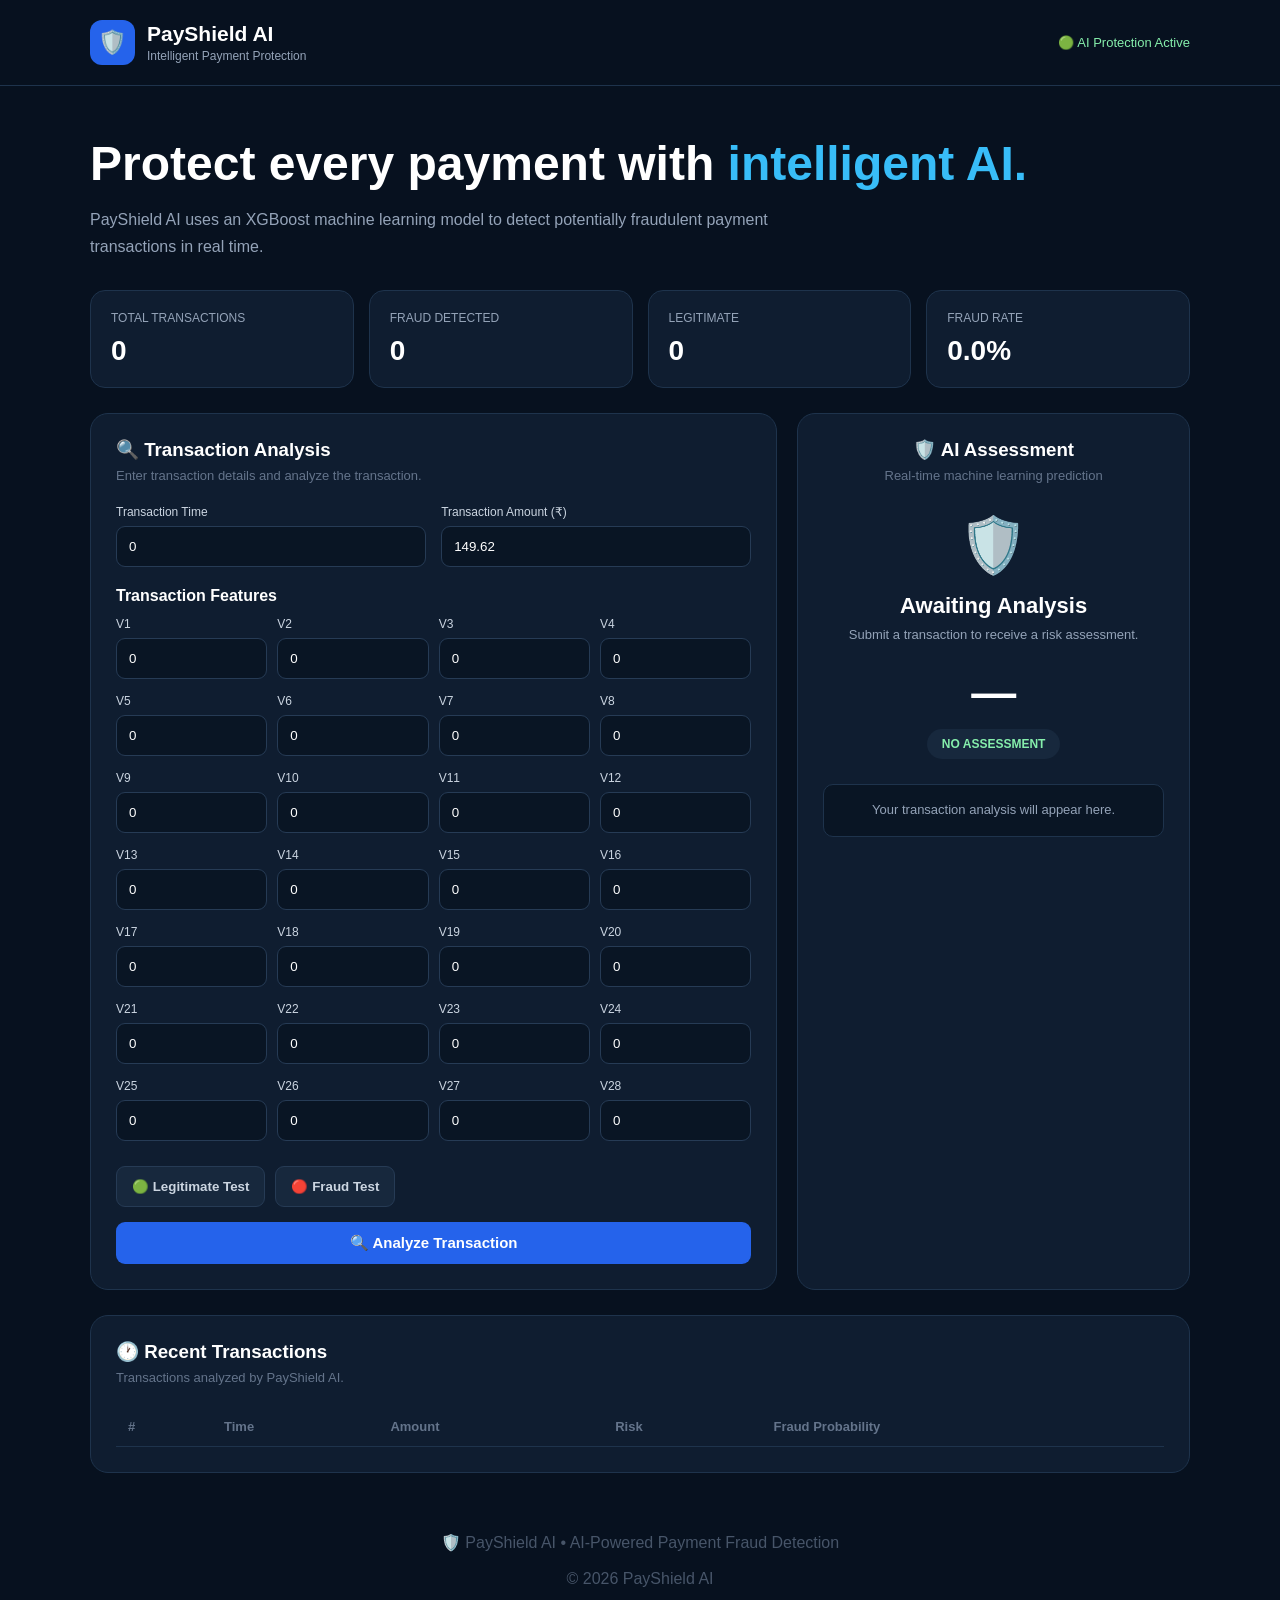
<file: frontend/index_backup.html>
<!DOCTYPE html>
<html lang="en">

<head>

    <meta charset="UTF-8">

    <meta name="viewport"
          content="width=device-width, initial-scale=1.0">

    <title>PayShield AI</title>

    <style>

        * {
            box-sizing: border-box;
            margin: 0;
            padding: 0;
        }

        body {
            font-family: Arial, sans-serif;
            background: #07111f;
            color: white;
            min-height: 100vh;
        }

        .container {
            width: 92%;
            max-width: 1100px;
            margin: auto;
        }

        header {
            padding: 20px 0;
            border-bottom: 1px solid #1e334c;
        }

        .nav {
            display: flex;
            justify-content: space-between;
            align-items: center;
        }

        .brand {
            display: flex;
            align-items: center;
            gap: 12px;
        }

        .logo {
            width: 45px;
            height: 45px;
            border-radius: 12px;
            display: flex;
            align-items: center;
            justify-content: center;
            background: #2563eb;
            font-size: 23px;
        }

        .brand h1 {
            font-size: 21px;
        }

        .brand span {
            color: #94a3b8;
            font-size: 12px;
        }

        .status {
            color: #86efac;
            font-size: 13px;
        }

        .hero {
            padding: 50px 0 30px;
        }

        .hero h2 {
            font-size: 48px;
            margin-bottom: 15px;
        }

        .gradient {
            color: #38bdf8;
        }

        .hero p {
            color: #94a3b8;
            max-width: 700px;
            line-height: 1.7;
        }

        .stats {
            display: grid;
            grid-template-columns: repeat(4, 1fr);
            gap: 15px;
            margin-bottom: 25px;
        }

        .stat {
            background: #0f1d30;
            border: 1px solid #1e334c;
            border-radius: 15px;
            padding: 20px;
        }

        .stat-title {
            color: #94a3b8;
            font-size: 12px;
            margin-bottom: 10px;
        }

        .stat-value {
            font-size: 28px;
            font-weight: bold;
        }

        .main {
            display: grid;
            grid-template-columns: 1.4fr 0.8fr;
            gap: 20px;
        }

        .card {
            background: #0f1d30;
            border: 1px solid #1e334c;
            border-radius: 18px;
            padding: 25px;
        }

        .card h3 {
            margin-bottom: 7px;
        }

        .card-description {
            color: #64748b;
            font-size: 13px;
            margin-bottom: 22px;
        }

        .form-grid {
            display: grid;
            grid-template-columns: 1fr 1fr;
            gap: 15px;
        }

        label {
            display: block;
            color: #cbd5e1;
            font-size: 12px;
            margin-bottom: 7px;
        }

        input {
            width: 100%;
            padding: 12px;
            background: #091524;
            color: white;
            border: 1px solid #263b55;
            border-radius: 9px;
            outline: none;
        }

        input:focus {
            border-color: #3b82f6;
        }

        .features-title {
            margin: 20px 0 12px;
            font-weight: bold;
        }

        .features {
            display: grid;
            grid-template-columns: repeat(4, 1fr);
            gap: 10px;
        }

        .feature input {
            margin-bottom: 5px;
        }

        .buttons {
            display: flex;
            gap: 10px;
            margin-top: 20px;
        }

        button {
            padding: 12px 15px;
            border-radius: 9px;
            cursor: pointer;
            border: none;
            font-weight: bold;
        }

        .test-button {
            background: #17283d;
            color: #cbd5e1;
            border: 1px solid #263b55;
        }

        .analyze {
            width: 100%;
            margin-top: 15px;
            background: #2563eb;
            color: white;
            font-size: 15px;
        }

        .analyze:hover {
            background: #1d4ed8;
        }

        .analyze:disabled {
            opacity: 0.6;
        }

        .loading {
            display: none;
            text-align: center;
            color: #60a5fa;
            margin-top: 12px;
            font-size: 13px;
        }

        .result {
            text-align: center;
        }

        .shield {
            font-size: 55px;
            margin: 30px 0 15px;
        }

        .result-title {
            font-size: 22px;
            font-weight: bold;
        }

        .result-subtitle {
            color: #94a3b8;
            font-size: 13px;
            margin-top: 8px;
        }

        .probability {
            font-size: 45px;
            font-weight: bold;
            margin: 25px 0 10px;
        }

        .risk {
            display: inline-block;
            padding: 8px 15px;
            border-radius: 20px;
            background: #17283d;
            color: #86efac;
            font-size: 12px;
            font-weight: bold;
        }

        .recommendation {
            margin-top: 25px;
            background: #091524;
            border: 1px solid #1e334c;
            padding: 15px;
            border-radius: 10px;
            color: #94a3b8;
            font-size: 13px;
            line-height: 1.6;
        }

        .history {
            margin-top: 25px;
            margin-bottom: 30px;
        }

        table {
            width: 100%;
            border-collapse: collapse;
            margin-top: 15px;
        }

        th,
        td {
            padding: 12px;
            text-align: left;
            border-bottom: 1px solid #1e334c;
            font-size: 13px;
        }

        th {
            color: #64748b;
        }

        .low {
            color: #86efac;
            font-weight: bold;
        }

        .high {
            color: #fca5a5;
            font-weight: bold;
        }

        footer {
            text-align: center;
            color: #475569;
            padding: 30px;
        }

        @media(max-width: 850px) {

            .stats {
                grid-template-columns: 1fr 1fr;
            }

            .main {
                grid-template-columns: 1fr;
            }

            .features {
                grid-template-columns: repeat(3, 1fr);
            }

        }

        @media(max-width: 600px) {

            .hero h2 {
                font-size: 35px;
            }

            .form-grid {
                grid-template-columns: 1fr;
            }

            .features {
                grid-template-columns: 1fr 1fr;
            }

        }

    </style>

</head>


<body>


<header>

    <div class="container nav">

        <div class="brand">

            <div class="logo">
                🛡️
            </div>

            <div>

                <h1>PayShield AI</h1>

                <span>
                    Intelligent Payment Protection
                </span>

            </div>

        </div>

        <div class="status">
            🟢 AI Protection Active
        </div>

    </div>

</header>


<main class="container">


<section class="hero">

    <h2>
        Protect every payment with
        <span class="gradient">
            intelligent AI.
        </span>
    </h2>

    <p>
        PayShield AI uses an XGBoost machine learning model
        to detect potentially fraudulent payment transactions
        in real time.
    </p>

</section>


<section class="stats">

    <div class="stat">

        <div class="stat-title">
            TOTAL TRANSACTIONS
        </div>

        <div class="stat-value"
             id="total">
            0
        </div>

    </div>


    <div class="stat">

        <div class="stat-title">
            FRAUD DETECTED
        </div>

        <div class="stat-value"
             id="fraud">
            0
        </div>

    </div>


    <div class="stat">

        <div class="stat-title">
            LEGITIMATE
        </div>

        <div class="stat-value"
             id="legitimate">
            0
        </div>

    </div>


    <div class="stat">

        <div class="stat-title">
            FRAUD RATE
        </div>

        <div class="stat-value"
             id="rate">
            0%
        </div>

    </div>

</section>


<section class="main">


<!-- FORM -->

<div class="card">

    <h3>
        🔍 Transaction Analysis
    </h3>

    <p class="card-description">
        Enter transaction details and analyze the transaction.
    </p>


    <div class="form-grid">

        <div>

            <label>
                Transaction Time
            </label>

            <input
                type="number"
                id="Time"
                value="0"
            >

        </div>


        <div>

            <label>
                Transaction Amount (₹)
            </label>

            <input
                type="number"
                id="Amount"
                value="149.62"
                step="any"
            >

        </div>

    </div>


    <div class="features-title">
        Transaction Features
    </div>


    <div
        class="features"
        id="features">
    </div>


    <div class="buttons">

        <button
            class="test-button"
            onclick="loadLegitimate()">

            🟢 Legitimate Test

        </button>


        <button
            class="test-button"
            onclick="loadFraud()">

            🔴 Fraud Test

        </button>

    </div>


    <button
        class="analyze"
        id="analyzeButton"
        onclick="analyzeTransaction()">

        🔍 Analyze Transaction

    </button>


    <div
        class="loading"
        id="loading">

        ⏳ Analyzing transaction...

    </div>

</div>


<!-- RESULT -->

<div class="card result">

    <h3>
        🛡️ AI Assessment
    </h3>

    <p class="card-description">
        Real-time machine learning prediction
    </p>


    <div
        class="shield"
        id="shield">

        🛡️

    </div>


    <div
        class="result-title"
        id="resultTitle">

        Awaiting Analysis

    </div>


    <div
        class="result-subtitle"
        id="resultSubtitle">

        Submit a transaction to receive
        a risk assessment.

    </div>


    <div
        class="probability"
        id="probability">

        —

    </div>


    <div
        class="risk"
        id="risk">

        NO ASSESSMENT

    </div>


    <div
        class="recommendation"
        id="recommendation">

        Your transaction analysis will
        appear here.

    </div>

</div>

</section>


<!-- HISTORY -->

<section class="card history">

    <h3>
        🕐 Recent Transactions
    </h3>

    <p class="card-description">
        Transactions analyzed by PayShield AI.
    </p>


    <table>

        <thead>

            <tr>

                <th>#</th>
                <th>Time</th>
                <th>Amount</th>
                <th>Risk</th>
                <th>Fraud Probability</th>

            </tr>

        </thead>


        <tbody id="history">

        </tbody>

    </table>

</section>


</main>


<footer>

    🛡️ PayShield AI
    • AI-Powered Payment Fraud Detection
    <br><br>
    © 2026 PayShield AI

</footer>


<script>


/* =====================================================
   CREATE V1 - V28 INPUTS
===================================================== */

const featureContainer =
    document.getElementById("features");


for (let i = 1; i <= 28; i++) {

    const div =
        document.createElement("div");

    div.className = "feature";

    div.innerHTML = `
        <label>V${i}</label>

        <input
            type="number"
            id="V${i}"
            value="0"
            step="any"
        >
    `;

    featureContainer.appendChild(div);
}


/* =====================================================
   TEST DATA
===================================================== */

const legitimateData = {

    Time: 0,
    Amount: 149.62,

    V1: 1.072,
    V2: -0.343,
    V3: 1.001,
    V4: 1.380,
    V5: -0.344,
    V6: 0.462,
    V7: -0.089,
    V8: 0.304,
    V9: 0.348,
    V10: 0.089,
    V11: 0.172,
    V12: 0.134,
    V13: 0.514,
    V14: -0.451,
    V15: 1.001,
    V16: -0.443,
    V17: 0.008,
    V18: -0.139,
    V19: 0.016,
    V20: 0.012,
    V21: -0.018,
    V22: -0.103,
    V23: -0.113,
    V24: 0.062,
    V25: 0.129,
    V26: -0.189,
    V27: 0.021,
    V28: 0.012
};


const fraudData = {

    Time: 406,
    Amount: 0,

    V1: -2.312227,
    V2: 1.951992,
    V3: -1.609851,
    V4: 3.997906,
    V5: -0.522188,
    V6: -1.426545,
    V7: -2.537387,
    V8: 1.391657,
    V9: -2.770089,
    V10: -2.772272,
    V11: 3.202033,
    V12: -2.899907,
    V13: -0.595222,
    V14: -4.289254,
    V15: 0.389724,
    V16: -1.140747,
    V17: -2.830056,
    V18: -0.016822,
    V19: 0.416956,
    V20: 0.126911,
    V21: 0.517232,
    V22: -0.035049,
    V23: -0.465211,
    V24: 0.320198,
    V25: 0.044519,
    V26: 0.177840,
    V27: 0.261145,
    V28: -0.143276
};


/* =====================================================
   LOAD TEST DATA
===================================================== */

function loadData(data) {

    document.getElementById("Time").value =
        data.Time;

    document.getElementById("Amount").value =
        data.Amount;


    for (let i = 1; i <= 28; i++) {

        document.getElementById(`V${i}`).value =
            data[`V${i}`];

    }

}


function loadLegitimate() {

    loadData(legitimateData);

}


function loadFraud() {

    loadData(fraudData);

}


/* =====================================================
   ANALYZE TRANSACTION
===================================================== */

async function analyzeTransaction() {

    const button =
        document.getElementById("analyzeButton");

    const loading =
        document.getElementById("loading");

    button.disabled = true;

    loading.style.display = "block";


    /* CREATE REQUEST */

    const data = {

        Time: Number(
            document.getElementById("Time").value
        ),

        Amount: Number(
            document.getElementById("Amount").value
        )

    };


    for (let i = 1; i <= 28; i++) {

        data[`V${i}`] = Number(
            document.getElementById(`V${i}`).value
        );

    }


    try {

        const response = await fetch(
            "http://127.0.0.1:8000/predict",
            {
                method: "POST",

                headers: {
                    "Content-Type": "application/json"
                },

                body: JSON.stringify(data)
            }
        );


        const result =
            await response.json();


        if (!response.ok) {

            throw new Error(
                result.detail ||
                result.message ||
                "Server error"
            );

        }


        if (result.status !== "success") {

            throw new Error(
                result.message ||
                "Prediction failed"
            );

        }


        showResult(result);

        saveTransaction(result);


    }

    catch (error) {

        document.getElementById("shield")
            .textContent = "❌";

        document.getElementById("resultTitle")
            .textContent = "ANALYSIS FAILED";

        document.getElementById("resultSubtitle")
            .textContent =
            "Unable to process this transaction.";

        document.getElementById("probability")
            .textContent = "—";

        document.getElementById("risk")
            .textContent = "ERROR";

        document.getElementById("recommendation")
            .textContent =
            error.message;

    }

    finally {

        button.disabled = false;

        loading.style.display = "none";

    }

}


/* =====================================================
   SHOW RESULT
===================================================== */

function showResult(result) {

    const probability =
        Number(result.fraud_probability) * 100;


    const fraud =
        result.is_fraud === true;


    document.getElementById("probability")
        .textContent =
        probability.toFixed(2) + "%";


    document.getElementById("risk")
        .textContent =
        result.risk_level + " RISK";


    document.getElementById("recommendation")
        .textContent =
        result.recommendation;


    if (fraud) {

        document.getElementById("shield")
            .textContent = "🚨";

        document.getElementById("resultTitle")
            .textContent =
            "TRANSACTION FLAGGED";

        document.getElementById("resultSubtitle")
            .textContent =
            "Potential fraudulent activity detected.";

        document.getElementById("risk")
            .className = "risk high";

    }

    else {

        document.getElementById("shield")
            .textContent = "🛡️";

        document.getElementById("resultTitle")
            .textContent =
            "TRANSACTION VERIFIED";

        document.getElementById("resultSubtitle")
            .textContent =
            "No significant fraud indicators detected.";

        document.getElementById("risk")
            .className = "risk low";

    }

}


/* =====================================================
   HISTORY
===================================================== */

function getHistory() {

    return JSON.parse(
        localStorage.getItem(
            "payshield_history"
        ) || "[]"
    );

}


function saveTransaction(result) {

    const history =
        getHistory();


    history.unshift({

        time:
            document.getElementById("Time").value,

        amount:
            document.getElementById("Amount").value,

        fraud:
            result.is_fraud,

        probability:
            Number(result.fraud_probability) * 100

    });


    localStorage.setItem(
        "payshield_history",
        JSON.stringify(
            history.slice(0, 20)
        )
    );


    displayHistory();

}


function displayHistory() {

    const history =
        getHistory();


    const table =
        document.getElementById("history");


    table.innerHTML = "";


    let fraudCount = 0;


    history.forEach((item, index) => {

        if (item.fraud) {
            fraudCount++;
        }


        const row =
            document.createElement("tr");


        row.innerHTML = `

            <td>${index + 1}</td>

            <td>${item.time}</td>

            <td>₹${Number(item.amount).toFixed(2)}</td>

            <td class="${item.fraud ? "high" : "low"}">

                ${item.fraud ? "🔴 HIGH" : "🟢 LOW"}

            </td>

            <td>
                ${Number(item.probability).toFixed(2)}%
            </td>

        `;


        table.appendChild(row);

    });


    document.getElementById("total")
        .textContent =
        history.length;


    document.getElementById("fraud")
        .textContent =
        fraudCount;


    document.getElementById("legitimate")
        .textContent =
        history.length - fraudCount;


    const rate =
        history.length
            ? (fraudCount / history.length) * 100
            : 0;


    document.getElementById("rate")
        .textContent =
        rate.toFixed(1) + "%";

}


/* =====================================================
   INITIALIZE
===================================================== */

displayHistory();

</script>


</body>

</html>
</file>
